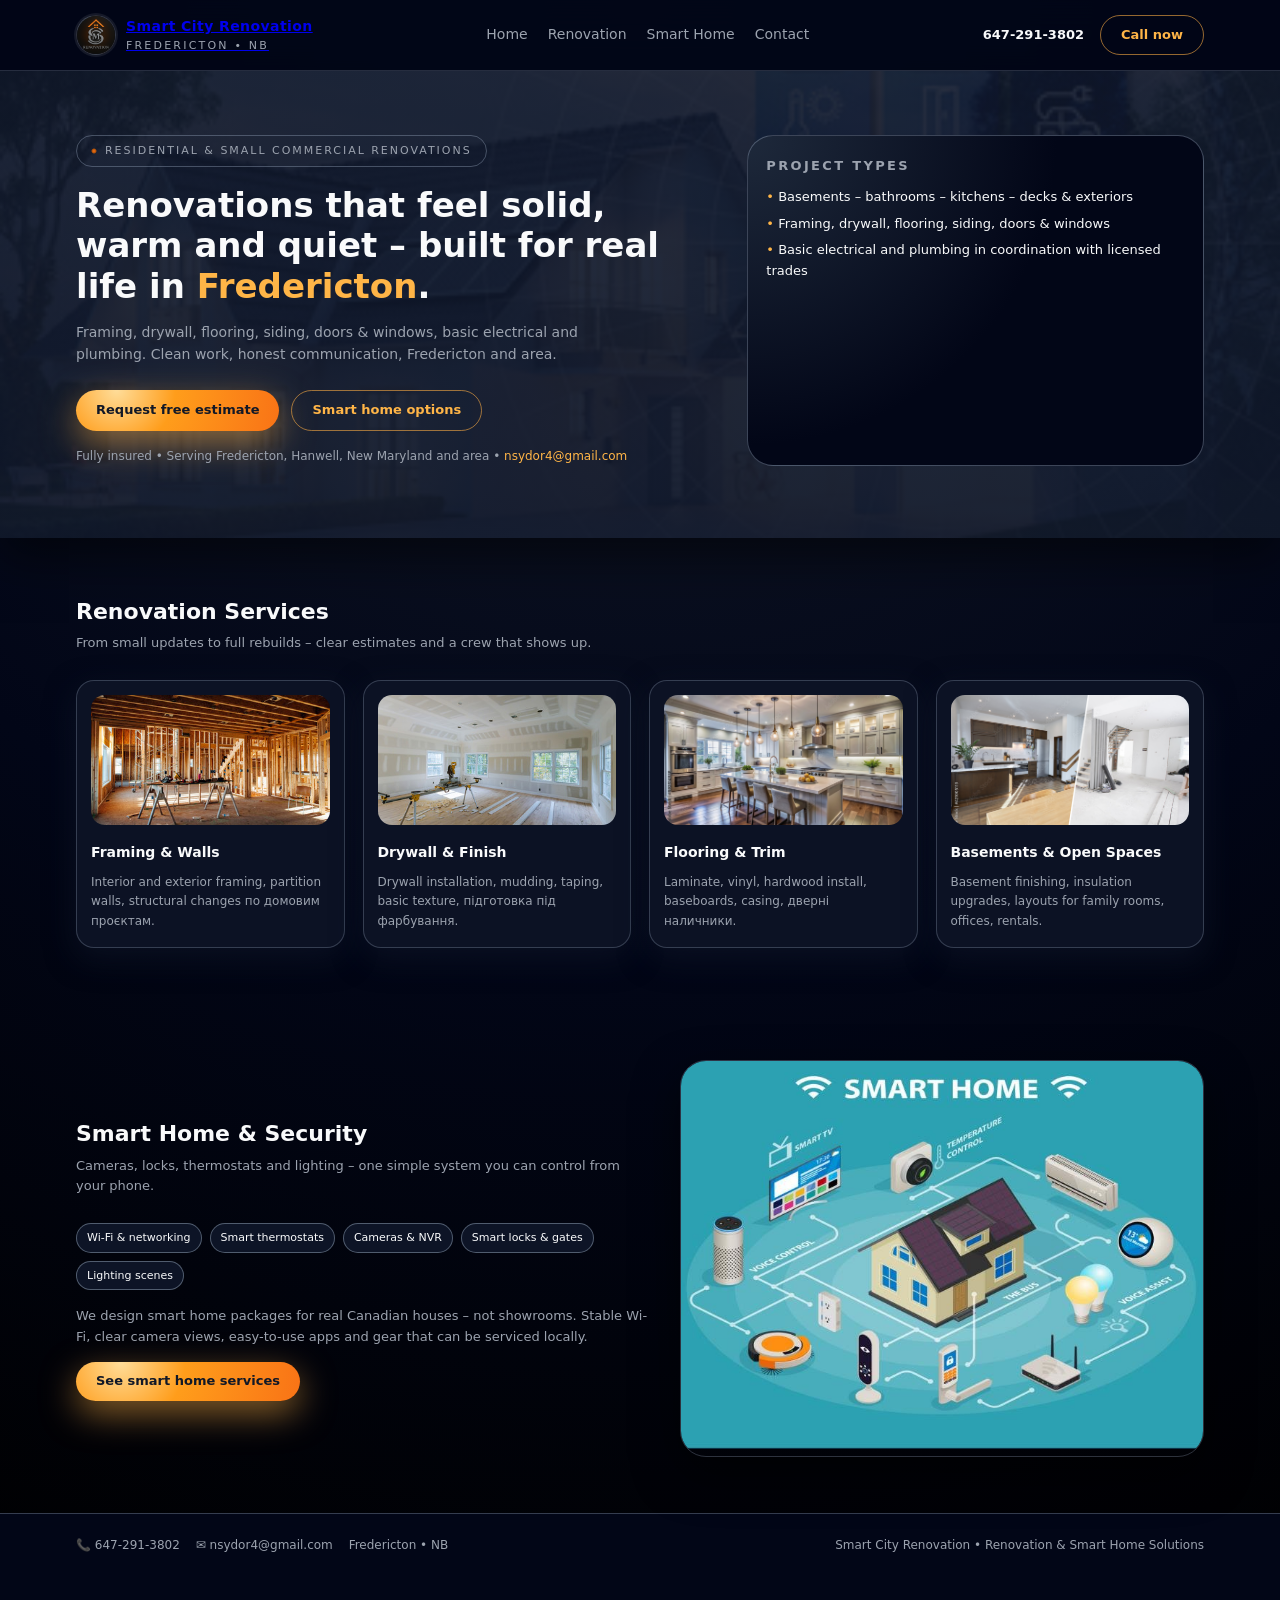
<file: index.html>
<!DOCTYPE html>
<html lang="en">
<head>
  <meta charset="UTF-8" />
  <title>Smart City Renovation – Fredericton</title>
  <meta name="viewport" content="width=device-width, initial-scale=1" />
  <link rel="stylesheet" href="style.css" />
</head>
<body>
  <!-- HEADER -->
  <header class="site-header">
    <div class="container header-inner">
      <a href="index.html" class="logo-wrap">
        <div class="logo-box">
          <img src="image/logo.png" alt="Smart City Renovation logo" />
        </div>
        <div>
          <div class="logo-text-main">Smart City Renovation</div>
          <div class="logo-text-sub">Fredericton • NB</div>
        </div>
      </a>

      <nav class="nav-links">
        <a href="index.html">Home</a>
        <a href="#services">Renovation</a>
        <a href="smarthome.html">Smart Home</a>
        <a href="#contact">Contact</a>
      </nav>

      <button class="menu-toggle" aria-label="Menu">☰</button>

      <div class="header-contact">
        <span class="header-phone">647-291-3802</span>
        <a href="tel:16472913802" class="btn-ghost">Call now</a>
      </div>
    </div>
  </header>

  <!-- HERO -->
  <section class="hero">
    <div class="container hero-grid">
      <div>
        <div class="hero-pill">
          <span class="hero-pill-dot"></span>
          RESIDENTIAL & SMALL COMMERCIAL RENOVATIONS
        </div>
        <h1>
          Renovations that feel solid, warm and quiet – built for real life in
          <span>Fredericton</span>.
        </h1>
        <p class="hero-subtitle">
          Framing, drywall, flooring, siding, doors & windows, basic electrical
          and plumbing. Clean work, honest communication, Fredericton and area.
        </p>

        <div class="hero-actions">
          <a href="#contact" class="btn-primary">Request free estimate</a>
          <a href="smarthome.html" class="btn-ghost">Smart home options</a>
        </div>

        <p class="hero-note">
          Fully insured • Serving Fredericton, Hanwell, New Maryland and area •
          <span>nsydor4@gmail.com</span>
        </p>
      </div>

      <aside class="hero-card">
        <h3>PROJECT TYPES</h3>
        <ul>
          <li>Basements – bathrooms – kitchens – decks & exteriors</li>
          <li>Framing, drywall, flooring, siding, doors & windows</li>
          <li>Basic electrical and plumbing in coordination with licensed trades</li>
        </ul>
      </aside>
    </div>
  </section>

  <!-- RENOVATION SERVICES -->
  <section id="services" class="section">
    <div class="container">
      <div class="section-header">
        <h2 class="section-title">Renovation Services</h2>
        <p class="section-subtitle">
          From small updates to full rebuilds – clear estimates and a crew that shows up.
        </p>
      </div>

      <div class="service-grid">
        <article class="service-card">
          <img src="image/reno.jpg" alt="Framing and structural work" />
          <h3>Framing & Walls</h3>
          <p>
            Interior and exterior framing, partition walls, structural changes по
            домовим проєктам.
          </p>
        </article>

        <article class="service-card">
          <img src="image/drywal.jpg" alt="Drywall installation" />
          <h3>Drywall & Finish</h3>
          <p>
            Drywall installation, mudding, taping, basic texture, підготовка під
            фарбування.
          </p>
        </article>

        <article class="service-card">
          <img src="image/kitchen.jpg" alt="Finished kitchen" />
          <h3>Flooring & Trim</h3>
          <p>
            Laminate, vinyl, hardwood install, baseboards, casing, дверні
            наличники.
          </p>
        </article>

        <article class="service-card">
          <img src="image/vidido.jpg" alt="Renovated interior" />
          <h3>Basements & Open Spaces</h3>
          <p>
            Basement finishing, insulation upgrades, layouts for family rooms,
            offices, rentals.
          </p>
        </article>
      </div>
    </div>
  </section>

  <!-- SMART HOME PREVIEW -->
  <section class="section">
    <div class="container smart-preview">
      <div>
        <div class="section-header">
          <h2 class="section-title">Smart Home & Security</h2>
          <p class="section-subtitle">
            Cameras, locks, thermostats and lighting – one simple system you can
            control from your phone.
          </p>
        </div>

        <div class="smart-preview-badges">
          <span class="badge">Wi-Fi & networking</span>
          <span class="badge">Smart thermostats</span>
          <span class="badge">Cameras & NVR</span>
          <span class="badge">Smart locks & gates</span>
          <span class="badge">Lighting scenes</span>
        </div>

        <p style="font-size:13px; color:var(--text-muted); margin-bottom:14px;">
          We design smart home packages for real Canadian houses – not showrooms.
          Stable Wi-Fi, clear camera views, easy-to-use apps and gear that can be
          serviced locally.
        </p>

        <a href="smarthome.html" class="btn-primary">See smart home services</a>
      </div>

      <div class="smart-preview-img">
        <img src="image/smart-home.jpg" alt="Smart home system" />
      </div>
    </div>
  </section>

  <!-- FOOTER / CONTACT -->
  <footer id="contact" class="site-footer">
    <div class="container footer-flex">
      <div class="footer-contact">
        <span>📞 <a href="tel:16472913802" style="color:inherit;text-decoration:none;">647-291-3802</a></span>
        <span>✉️ <a href="mailto:nsydor4@gmail.com" style="color:inherit;text-decoration:none;">nsydor4@gmail.com</a></span>
        <span>Fredericton • NB</span>
      </div>
      <div>Smart City Renovation • Renovation & Smart Home Solutions</div>
    </div>
  </footer>

  <!-- MOBILE CALL BAR -->
  <div class="mobile-call">
    <a href="tel:16472913802">CALL NOW • 647-291-3802</a>
  </div>
</body>
</html>
</file>
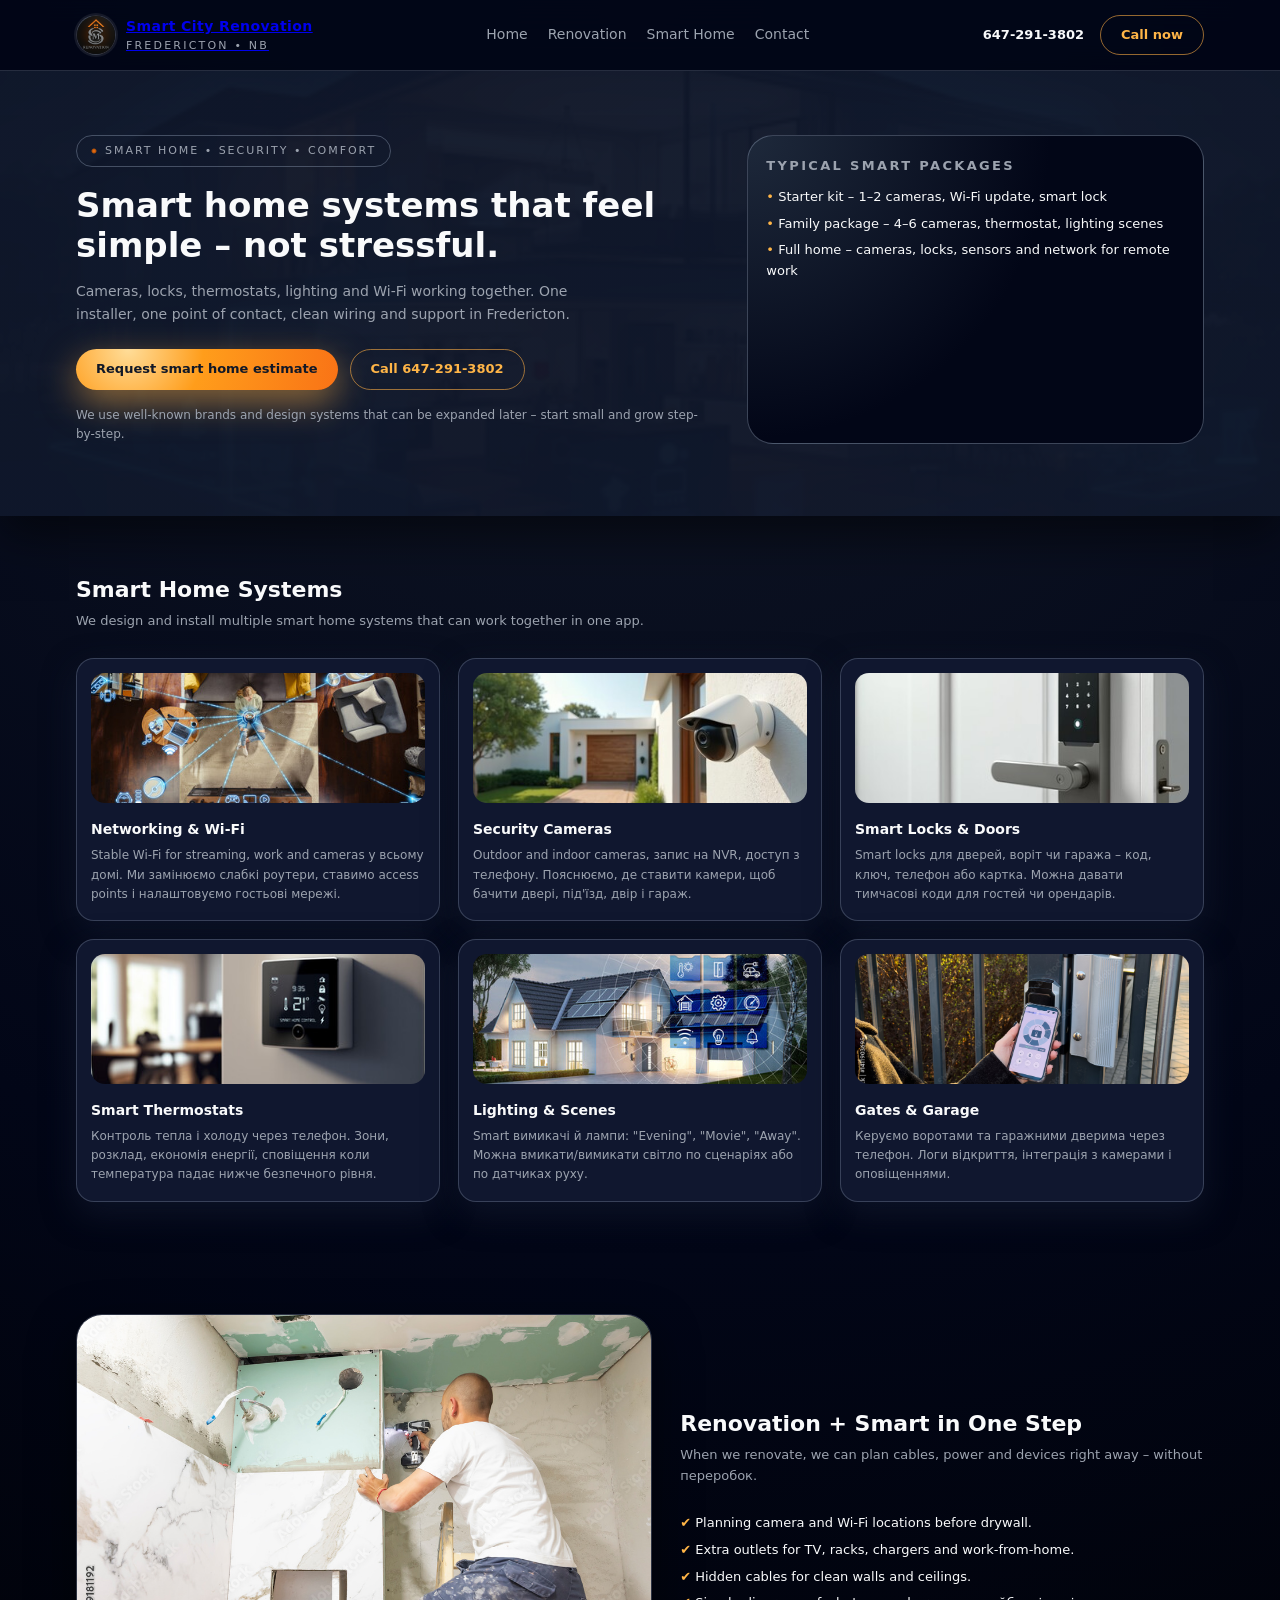
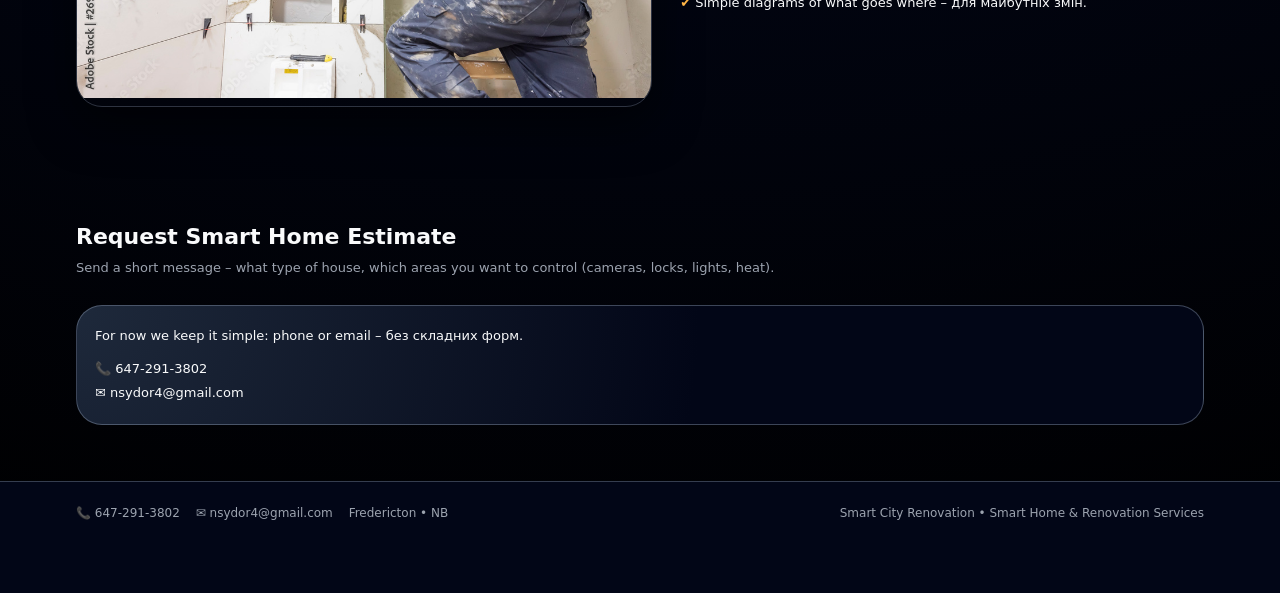
<file: smarthome.html>
<!DOCTYPE html>
<html lang="en">
<head>
  <meta charset="UTF-8" />
  <title>Smart Home Services – Smart City Renovation</title>
  <meta name="viewport" content="width=device-width, initial-scale=1" />
  <link rel="stylesheet" href="style.css" />
</head>
<body>
  <!-- HEADER (той самий) -->
  <header class="site-header">
    <div class="container header-inner">
      <a href="index.html" class="logo-wrap">
        <div class="logo-box">
          <img src="image/logo.png" alt="Smart City Renovation logo" />
        </div>
        <div>
          <div class="logo-text-main">Smart City Renovation</div>
          <div class="logo-text-sub">Fredericton • NB</div>
        </div>
      </a>

      <nav class="nav-links">
        <a href="index.html">Home</a>
        <a href="index.html#services">Renovation</a>
        <a href="smarthome.html">Smart Home</a>
        <a href="#contact">Contact</a>
      </nav>

      <button class="menu-toggle" aria-label="Menu">☰</button>

      <div class="header-contact">
        <span class="header-phone">647-291-3802</span>
        <a href="tel:16472913802" class="btn-ghost">Call now</a>
      </div>
    </div>
  </header>

  <!-- HERO SMART HOME -->
  <section class="hero hero--smarthome">
    <div class="container hero-grid">
      <div>
        <div class="hero-pill">
          <span class="hero-pill-dot"></span>
          SMART HOME • SECURITY • COMFORT
        </div>
        <h1>
          Smart home systems that feel simple – not stressful.
        </h1>
        <p class="hero-subtitle">
          Cameras, locks, thermostats, lighting and Wi-Fi working together. One
          installer, one point of contact, clean wiring and support in
          Fredericton.
        </p>

        <div class="hero-actions">
          <a href="#estimate" class="btn-primary">Request smart home estimate</a>
          <a href="tel:16472913802" class="btn-ghost">Call 647-291-3802</a>
        </div>

        <p class="hero-note">
          We use well-known brands and design systems that can be expanded later –
          start small and grow step-by-step.
        </p>
      </div>

      <aside class="hero-card">
        <h3>TYPICAL SMART PACKAGES</h3>
        <ul>
          <li>Starter kit – 1–2 cameras, Wi-Fi update, smart lock</li>
          <li>Family package – 4–6 cameras, thermostat, lighting scenes</li>
          <li>Full home – cameras, locks, sensors and network for remote work</li>
        </ul>
      </aside>
    </div>
  </section>

  <!-- FEATURES GRID -->
  <section class="section">
    <div class="container">
      <div class="section-header">
        <h2 class="section-title">Smart Home Systems</h2>
        <p class="section-subtitle">
          We design and install multiple smart home systems that can work
          together in one app.
        </p>
      </div>

      <div class="feature-grid">
        <article class="feature-card">
          <img src="image/kontrol.jpg" alt="Networking and Wi-Fi" />
          <h3>Networking & Wi-Fi</h3>
          <p>
            Stable Wi-Fi for streaming, work and cameras у всьому домі. Ми
            замінюємо слабкі роутери, ставимо access points і налаштовуємо
            гостьові мережі.
          </p>
        </article>

        <article class="feature-card">
          <img src="image/camera.jpg" alt="Security cameras" />
          <h3>Security Cameras</h3>
          <p>
            Outdoor and indoor cameras, запис на NVR, доступ з телефону.
            Пояснюємо, де ставити камери, щоб бачити двері, під'їзд, двір і
            гараж.
          </p>
        </article>

        <article class="feature-card">
          <img src="image/lock.jpg" alt="Smart locks" />
          <h3>Smart Locks & Doors</h3>
          <p>
            Smart locks для дверей, воріт чи гаража – код, ключ, телефон або
            картка. Можна давати тимчасові коди для гостей чи орендарів.
          </p>
        </article>

        <article class="feature-card">
          <img src="image/termostat.jpg" alt="Thermostat" />
          <h3>Smart Thermostats</h3>
          <p>
            Контроль тепла і холоду через телефон. Зони, розклад, економія
            енергії, сповіщення коли температура падає нижче безпечного рівня.
          </p>
        </article>

        <article class="feature-card">
          <img src="image/smart-home2.jpg" alt="Lighting scenes" />
          <h3>Lighting & Scenes</h3>
          <p>
            Smart вимикачі й лампи: "Evening", "Movie", "Away". Можна
            вмикати/вимикати світло по сценаріях або по датчиках руху.
          </p>
        </article>

        <article class="feature-card">
          <img src="image/lock2.jpg" alt="Gate and garage control" />
          <h3>Gates & Garage</h3>
          <p>
            Керуємо воротами та гаражними дверима через телефон. Логи відкриття,
            інтеграція з камерами і оповіщеннями.
          </p>
        </article>
      </div>
    </div>
  </section>

  <!-- COMBINED RENOVATION + SMART HOME -->
  <section class="section">
    <div class="container smart-preview">
      <div class="smart-preview-img">
        <img src="image/bathroom.jpg" alt="Renovation with smart planning" />
      </div>
      <div>
        <div class="section-header">
          <h2 class="section-title">Renovation + Smart in One Step</h2>
          <p class="section-subtitle">
            When we renovate, we can plan cables, power and devices right away
            – without переробок.
          </p>
        </div>

        <ul class="checklist">
          <li>Planning camera and Wi-Fi locations before drywall.</li>
          <li>Extra outlets for TV, racks, chargers and work-from-home.</li>
          <li>Hidden cables for clean walls and ceilings.</li>
          <li>Simple diagrams of what goes where – для майбутніх змін.</li>
        </ul>
      </div>
    </div>
  </section>

  <!-- ESTIMATE / CONTACT -->
  <section id="estimate" class="section">
    <div class="container">
      <div class="section-header">
        <h2 class="section-title">Request Smart Home Estimate</h2>
        <p class="section-subtitle">
          Send a short message – what type of house, which areas you want to
          control (cameras, locks, lights, heat).
        </p>
      </div>

      <div class="hero-card" id="contact">
        <p style="font-size:13px; margin-bottom:12px;">
          For now we keep it simple: phone or email – без складних форм.
        </p>
        <p style="font-size:13px; margin-bottom:4px;">
          📞 <a href="tel:16472913802" style="color:inherit;text-decoration:none;">647-291-3802</a>
        </p>
        <p style="font-size:13px;">
          ✉️ <a href="mailto:nsydor4@gmail.com" style="color:inherit;text-decoration:none;">nsydor4@gmail.com</a>
        </p>
      </div>
    </div>
  </section>

  <!-- FOOTER -->
  <footer class="site-footer">
    <div class="container footer-flex">
      <div class="footer-contact">
        <span>📞 <a href="tel:16472913802" style="color:inherit;text-decoration:none;">647-291-3802</a></span>
        <span>✉️ <a href="mailto:nsydor4@gmail.com" style="color:inherit;text-decoration:none;">nsydor4@gmail.com</a></span>
        <span>Fredericton • NB</span>
      </div>
      <div>Smart City Renovation • Smart Home & Renovation Services</div>
    </div>
  </footer>

  <!-- MOBILE CALL BAR -->
  <div class="mobile-call">
    <a href="tel:16472913802">CALL NOW • 647-291-3802</a>
  </div>
</body>
</html>
</file>
<file: style.css>
/* ====== BASE ====== */

* {
  box-sizing: border-box;
  margin: 0;
  padding: 0;
}

:root {
  --bg-main: #050816;
  --bg-card: #0c1224;
  --bg-card-soft: #10172f;
  --accent: #ff9d1b;      /* помаранчевий як твій логотип */
  --accent-soft: #ffb547;
  --text-main: #f9fafb;
  --text-muted: #9ca3af;
  --border-soft: rgba(148, 163, 184, 0.3);
  --shadow-soft: 0 18px 45px rgba(0, 0, 0, 0.55);
  --radius-lg: 18px;
  --radius-xl: 26px;
  --transition-fast: 0.2s ease-out;
  --header-height: 70px;
}

body {
  font-family: system-ui, -apple-system, BlinkMacSystemFont, "Segoe UI",
    sans-serif;
  background: radial-gradient(circle at top, #111827 0, #020617 55%, #000 100%);
  color: var(--text-main);
  line-height: 1.6;
}

/* ====== LAYOUT ====== */

.container {
  width: 100%;
  max-width: 1160px;
  margin: 0 auto;
  padding: 0 16px;
}

/* ====== HEADER / NAV ====== */

.site-header {
  position: sticky;
  top: 0;
  z-index: 50;
  background: rgba(2, 6, 23, 0.94);
  backdrop-filter: blur(16px);
  border-bottom: 1px solid rgba(148, 163, 184, 0.25);
}

.header-inner {
  display: flex;
  align-items: center;
  justify-content: space-between;
  height: var(--header-height);
}

/* logo */

.logo-wrap {
  display: flex;
  align-items: center;
  gap: 10px;
}

.logo-box {
  width: 40px;
  height: 40px;
  border-radius: 999px;
  background: radial-gradient(circle at 30% 20%, #1f2937 0, #020617 60%, #000 100%);
  border: 1px solid rgba(249, 250, 251, 0.18);
  display: flex;
  align-items: center;
  justify-content: center;
  box-shadow: 0 0 0 2px rgba(249, 250, 251, 0.08);
  overflow: hidden;
}

.logo-box img {
  width: 100%;
  height: 100%;
  object-fit: cover;
}

.logo-text-main {
  font-weight: 600;
  letter-spacing: 0.03em;
  font-size: 14px;
}

.logo-text-sub {
  font-size: 11px;
  text-transform: uppercase;
  letter-spacing: 0.2em;
  color: var(--text-muted);
}

/* nav */

.nav-links {
  display: flex;
  align-items: center;
  gap: 20px;
  font-size: 14px;
}

.nav-links a {
  color: var(--text-muted);
  text-decoration: none;
  position: relative;
  padding-bottom: 2px;
  transition: color var(--transition-fast);
}

.nav-links a::after {
  content: "";
  position: absolute;
  left: 0;
  bottom: 0;
  width: 0;
  height: 2px;
  background: linear-gradient(to right, var(--accent), var(--accent-soft));
  transition: width var(--transition-fast);
  border-radius: 999px;
}

.nav-links a:hover {
  color: var(--text-main);
}

.nav-links a:hover::after {
  width: 100%;
}

/* header contact */

.header-contact {
  display: flex;
  align-items: center;
  gap: 16px;
  font-size: 13px;
}

.header-phone {
  font-weight: 600;
}

.btn-primary,
.btn-ghost {
  border-radius: 999px;
  padding: 9px 20px;
  font-size: 13px;
  font-weight: 600;
  border: none;
  cursor: pointer;
  text-decoration: none;
  display: inline-flex;
  align-items: center;
  gap: 8px;
  transition: transform var(--transition-fast),
    box-shadow var(--transition-fast),
    background var(--transition-fast),
    color var(--transition-fast);
}

.btn-primary {
  background: radial-gradient(circle at 20% 0%, #ffdd99 0, var(--accent) 35%, #f97316 100%);
  color: #111827;
  box-shadow: 0 12px 35px rgba(248, 171, 67, 0.55);
}

.btn-primary:hover {
  transform: translateY(-1px);
  box-shadow: 0 18px 45px rgba(248, 171, 67, 0.7);
}

.btn-ghost {
  background: transparent;
  color: var(--accent-soft);
  border: 1px solid rgba(248, 171, 67, 0.6);
}

.btn-ghost:hover {
  background: rgba(248, 171, 67, 0.1);
}

/* mobile nav (simple – посилання просто в рядок під шапкою) */

.menu-toggle {
  display: none;
  border: none;
  background: transparent;
  color: var(--text-main);
  font-size: 26px;
  cursor: pointer;
}

@media (max-width: 768px) {
  .nav-links {
    display: none;
  }

  .menu-toggle {
    display: block;
  }

  .header-contact {
    display: none;
  }

  .site-header {
    padding-right: 8px;
  }
}

/* ====== HERO ====== */

.hero {
  padding: 64px 0 72px;
  background:
    linear-gradient(to bottom, rgba(15, 23, 42, 0.9), rgba(15, 23, 42, 0.95)),
    url("image/smart-home2.jpg") center/cover no-repeat;
  box-shadow: var(--shadow-soft);
}

.hero-grid {
  display: grid;
  grid-template-columns: minmax(0, 1.4fr) minmax(0, 1fr);
  gap: 32px;
}

.hero-pill {
  display: inline-flex;
  align-items: center;
  gap: 8px;
  padding: 6px 14px;
  border-radius: 999px;
  border: 1px solid rgba(148, 163, 184, 0.4);
  font-size: 11px;
  letter-spacing: 0.18em;
  text-transform: uppercase;
  color: var(--text-muted);
  margin-bottom: 18px;
}

.hero-pill-dot {
  width: 6px;
  height: 6px;
  border-radius: 999px;
  background: radial-gradient(circle, #f97316 0, #b45309 45%, transparent 70%);
}

.hero h1 {
  font-size: 34px;
  line-height: 1.2;
  margin-bottom: 14px;
}

.hero h1 span {
  color: var(--accent-soft);
}

.hero-subtitle {
  color: var(--text-muted);
  max-width: 520px;
  margin-bottom: 24px;
  font-size: 14px;
}

.hero-actions {
  display: flex;
  flex-wrap: wrap;
  gap: 12px;
  margin-bottom: 16px;
}

.hero-note {
  font-size: 12px;
  color: var(--text-muted);
}

.hero-note span {
  color: var(--accent-soft);
}

.hero-card {
  border-radius: var(--radius-xl);
  background: radial-gradient(circle at top left, #1e293b 0, #020617 55%);
  border: 1px solid rgba(148, 163, 184, 0.4);
  padding: 20px 18px;
  font-size: 13px;
}

.hero-card h3 {
  font-size: 13px;
  text-transform: uppercase;
  letter-spacing: 0.18em;
  color: var(--text-muted);
  margin-bottom: 10px;
}

.hero-card ul {
  list-style: none;
  display: grid;
  gap: 6px;
}

.hero-card li::before {
  content: "• ";
  color: var(--accent-soft);
}

/* ====== SECTIONS ====== */

.section {
  padding: 56px 0;
}

.section-header {
  margin-bottom: 26px;
}

.section-title {
  font-size: 22px;
  margin-bottom: 4px;
}

.section-subtitle {
  font-size: 13px;
  color: var(--text-muted);
}

/* ====== RENOVATION SERVICES ====== */

.service-grid {
  display: grid;
  grid-template-columns: repeat(4, minmax(0, 1fr));
  gap: 18px;
}

.service-card {
  background: var(--bg-card);
  border-radius: var(--radius-lg);
  padding: 14px 14px 16px;
  border: 1px solid var(--border-soft);
  box-shadow: 0 10px 30px rgba(15, 23, 42, 0.6);
  display: flex;
  flex-direction: column;
  gap: 10px;
}

.service-card img {
  width: 100%;
  height: 130px;
  border-radius: 14px;
  object-fit: cover;
  margin-bottom: 6px;
}

.service-card h3 {
  font-size: 14px;
}

.service-card p {
  font-size: 12px;
  color: var(--text-muted);
}

/* ====== SMART HOME PREVIEW (на index) ====== */

.smart-preview {
  display: grid;
  grid-template-columns: minmax(0, 1.1fr) minmax(0, 1fr);
  gap: 28px;
  align-items: center;
}

.smart-preview-img {
  border-radius: var(--radius-xl);
  border: 1px solid var(--border-soft);
  overflow: hidden;
  box-shadow: var(--shadow-soft);
}

.smart-preview-img img {
  width: 100%;
  height: 100%;
  object-fit: cover;
}

.smart-preview-badges {
  display: flex;
  flex-wrap: wrap;
  gap: 8px;
  margin: 10px 0 16px;
}

.badge {
  padding: 5px 10px;
  border-radius: 999px;
  background: rgba(15, 23, 42, 0.9);
  border: 1px solid rgba(148, 163, 184, 0.5);
  font-size: 11px;
}

/* ====== CONTACT FOOTER ====== */

.site-footer {
  border-top: 1px solid rgba(148, 163, 184, 0.35);
  padding: 22px 0 70px;
  font-size: 12px;
  color: var(--text-muted);
  background: #020617;
}

.footer-flex {
  display: flex;
  flex-wrap: wrap;
  justify-content: space-between;
  gap: 10px;
}

.footer-contact span {
  display: inline-block;
  margin-right: 12px;
}

/* ====== SMART HOME PAGE ====== */

.hero--smarthome {
  background:
    linear-gradient(to bottom, rgba(15, 23, 42, 0.96), rgba(15, 23, 42, 0.98)),
    url("image/home.jpg") center/cover no-repeat;
}

.feature-grid {
  display: grid;
  grid-template-columns: repeat(3, minmax(0, 1fr));
  gap: 18px;
}

.feature-card {
  background: var(--bg-card-soft);
  border-radius: var(--radius-lg);
  padding: 14px 14px 16px;
  border: 1px solid var(--border-soft);
  box-shadow: 0 12px 32px rgba(15, 23, 42, 0.8);
  font-size: 13px;
}

.feature-card h3 {
  font-size: 14px;
  margin-bottom: 6px;
}

.feature-card p {
  font-size: 12px;
  color: var(--text-muted);
}

.feature-card img {
  width: 100%;
  height: 130px;
  object-fit: cover;
  border-radius: 14px;
  margin-bottom: 8px;
}

/* checklist */

.checklist {
  list-style: none;
  display: grid;
  gap: 6px;
  font-size: 13px;
}

.checklist li::before {
  content: "✔ ";
  color: var(--accent-soft);
}

/* ====== RESPONSIVE ====== */

@media (max-width: 1024px) {
  .hero-grid {
    grid-template-columns: minmax(0, 1fr);
  }
  .service-grid {
    grid-template-columns: repeat(2, minmax(0, 1fr));
  }
  .smart-preview {
    grid-template-columns: minmax(0, 1fr);
  }
  .feature-grid {
    grid-template-columns: repeat(2, minmax(0, 1fr));
  }
}

@media (max-width: 720px) {
  .hero {
    padding-top: 42px;
  }
  .hero h1 {
    font-size: 26px;
  }
  .service-grid,
  .feature-grid {
    grid-template-columns: minmax(0, 1fr);
  }
}

/* ====== MOBILE CALL NOW BUTTON ====== */

.mobile-call {
  position: fixed;
  bottom: 0;
  left: 0;
  right: 0;
  background: #022c22;
  padding: 10px 16px 14px;
  border-top: 1px solid rgba(34, 197, 94, 0.5);
  display: none;
  z-index: 60;
}

.mobile-call a {
  display: block;
  width: 100%;
  text-align: center;
  padding: 10px 0;
  border-radius: 999px;
  background: linear-gradient(to right, #22c55e, #4ade80);
  color: #022c22;
  font-weight: 700;
  text-decoration: none;
  box-shadow: 0 12px 30px rgba(34, 197, 94, 0.6);
}

@media (max-width: 768px) {
  .mobile-call {
    display: block;
  }
}
</file>
